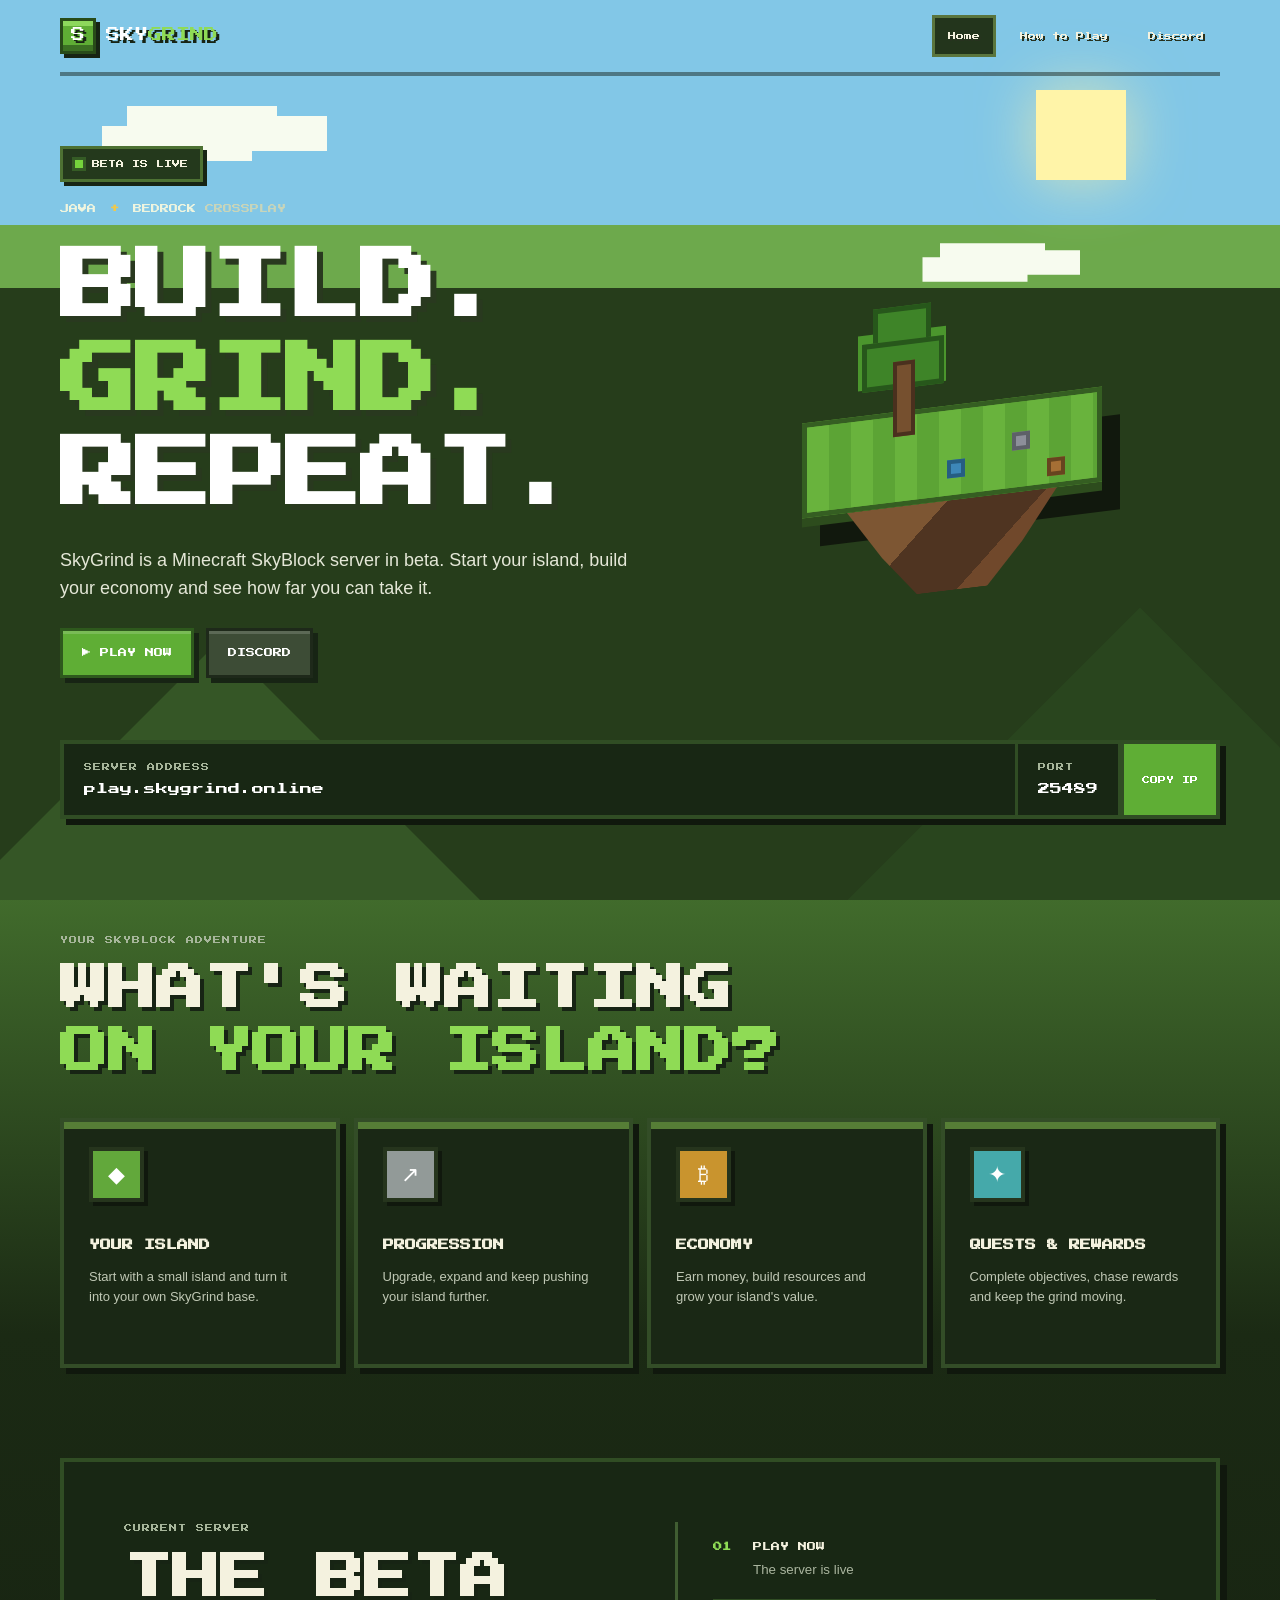
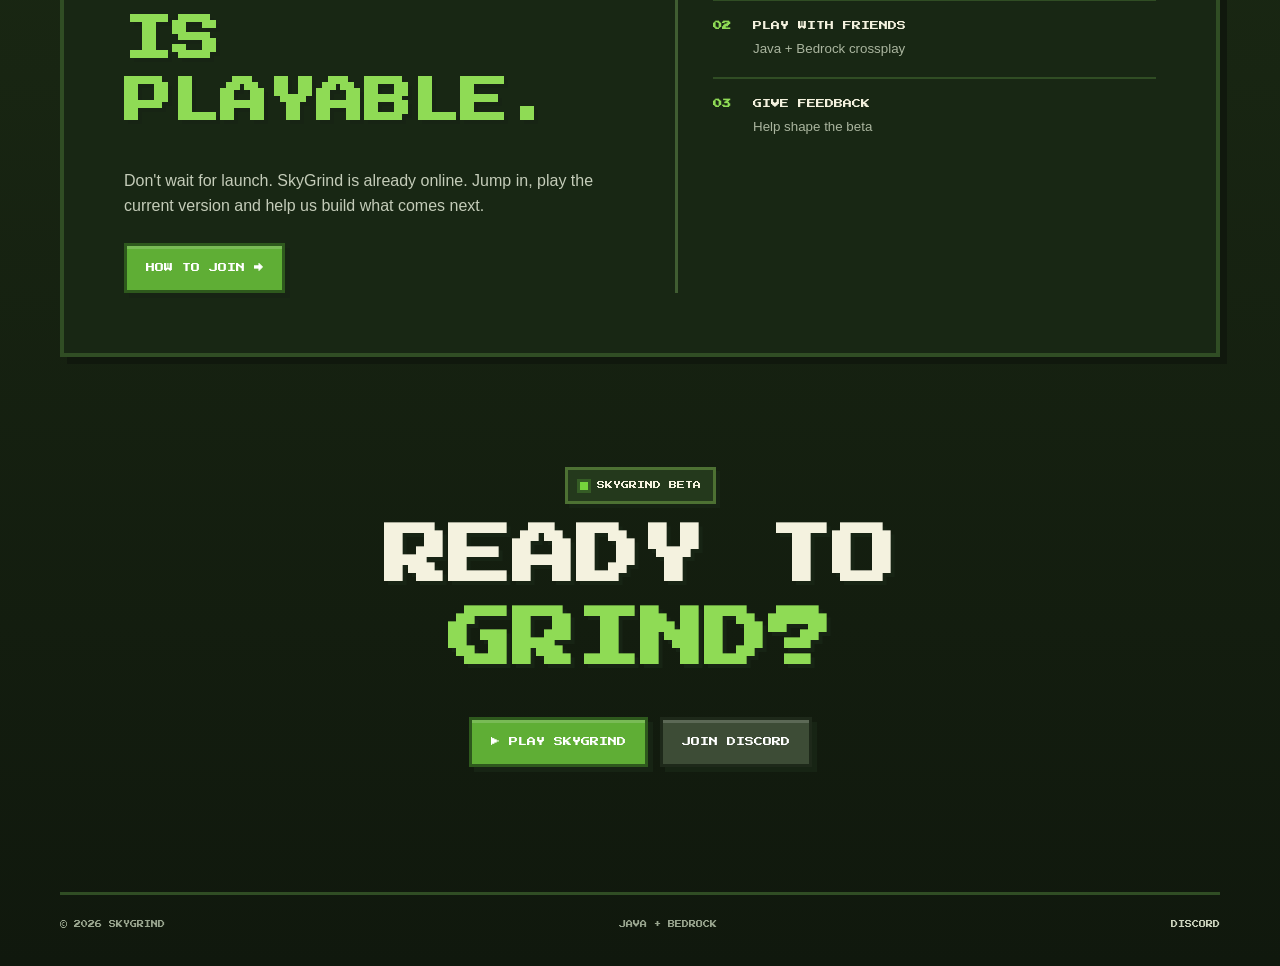
<file: index.html>
<!doctype html>
<html lang="en">
<head>
<meta charset="utf-8">
<meta name="viewport" content="width=device-width,initial-scale=1">
<meta name="theme-color" content="#101b0d">
<meta name="description" content="SkyGrind — Minecraft SkyBlock beta. Java + Bedrock crossplay. Play now.">
<title>SkyGrind — Minecraft SkyBlock</title>
<link rel="stylesheet" href="css/style.css">
<link rel="icon" href="assets/icons/favicon.svg" type="image/svg+xml">
</head>
<body>
<div class="world-bg" aria-hidden="true">
  <div class="sun"></div>
  <div class="cloud cloud-a"></div>
  <div class="cloud cloud-b"></div>
  <div class="mountain mountain-a"></div>
  <div class="mountain mountain-b"></div>
</div>

<header>
  <a class="logo" href="index.html" aria-label="SkyGrind home">
    <span class="logo-block">S</span><span>SKY<span class="logo-green">GRIND</span></span>
  </a>
  <button class="menu" aria-label="Open menu" aria-expanded="false">☰</button>
  <nav>
    <a class="active" href="index.html">Home</a>
    <a href="play.html">How to Play</a>
    <a data-discord-link href="discord.html">Discord</a>
  </nav>
</header>

<main>
<section class="hero hero-home">
  <div class="hero-copy">
    <div class="pixel-badge"><span class="live-dot"></span> BETA IS LIVE</div>
    <div class="edition-line">JAVA <b>+</b> BEDROCK <span>CROSSPLAY</span></div>
    <h1>BUILD.<br><span>GRIND.</span><br>REPEAT.</h1>
    <p>SkyGrind is a Minecraft SkyBlock server in beta. Start your island, build your economy and see how far you can take it.</p>
    <div class="actions">
      <a class="mc-button mc-button-green" href="play.html">▶ PLAY NOW</a>
      <a class="mc-button" data-discord-link href="discord.html">DISCORD</a>
    </div>
  </div>

  <div class="island-scene" aria-hidden="true">
    <div class="island">
      <div class="island-grass"></div>
      <div class="island-dirt dirt-1"></div>
      <div class="island-dirt dirt-2"></div>
      <div class="island-dirt dirt-3"></div>
      <div class="tree">
        <div class="leaves leaves-top"></div>
        <div class="leaves leaves-mid"></div>
        <div class="trunk"></div>
      </div>
      <div class="ore ore-a"></div>
      <div class="ore ore-b"></div>
      <div class="ore ore-c"></div>
    </div>
  </div>
</section>

<section class="server-bar">
  <div>
    <span class="label">SERVER ADDRESS</span>
    <code data-server-ip>play.skygrind.online</code>
  </div>
  <div class="port">
    <span class="label">PORT</span>
    <code data-server-port>25489</code>
  </div>
  <button class="copy-button" data-copy-server data-copy="play.skygrind.online">COPY IP</button>
</section>

<section class="section what-you-get">
  <div class="section-heading">
    <span class="eyebrow">YOUR SKYBLOCK ADVENTURE</span>
    <h2>WHAT'S WAITING<br><span>ON YOUR ISLAND?</span></h2>
  </div>
  <div class="feature-grid">
    <article class="block-card">
      <div class="block-icon grass-block">◆</div>
      <h3>YOUR ISLAND</h3>
      <p>Start with a small island and turn it into your own SkyGrind base.</p>
    </article>
    <article class="block-card">
      <div class="block-icon iron-block">↗</div>
      <h3>PROGRESSION</h3>
      <p>Upgrade, expand and keep pushing your island further.</p>
    </article>
    <article class="block-card">
      <div class="block-icon gold-block">₿</div>
      <h3>ECONOMY</h3>
      <p>Earn money, build resources and grow your island's value.</p>
    </article>
    <article class="block-card">
      <div class="block-icon diamond-block">✦</div>
      <h3>QUESTS & REWARDS</h3>
      <p>Complete objectives, chase rewards and keep the grind moving.</p>
    </article>
  </div>
</section>

<section class="beta-section">
  <div class="beta-inner">
    <div>
      <span class="eyebrow">CURRENT SERVER</span>
      <h2>THE BETA<br><span>IS PLAYABLE.</span></h2>
      <p>Don't wait for launch. SkyGrind is already online. Jump in, play the current version and help us build what comes next.</p>
      <a class="mc-button mc-button-green" href="play.html">HOW TO JOIN →</a>
    </div>
    <div class="beta-list">
      <div><b>01</b><span>PLAY NOW</span><small>The server is live</small></div>
      <div><b>02</b><span>PLAY WITH FRIENDS</span><small>Java + Bedrock crossplay</small></div>
      <div><b>03</b><span>GIVE FEEDBACK</span><small>Help shape the beta</small></div>
    </div>
  </div>
</section>

<section class="final-cta">
  <div class="pixel-badge"><span class="live-dot"></span> SKYGRIND BETA</div>
  <h2>READY TO<br><span>GRIND?</span></h2>
  <div class="actions">
    <a class="mc-button mc-button-green" href="play.html">▶ PLAY SKYGRIND</a>
    <a class="mc-button" data-discord-link href="discord.html">JOIN DISCORD</a>
  </div>
</section>
</main>

<footer>
  <span>© 2026 SKYGRIND</span>
  <span>JAVA + BEDROCK</span>
  <a data-discord-link href="discord.html">DISCORD</a>
</footer>
<script src="js/config.js"></script>
<script src="js/main.js"></script>
</body>
</html>
</file>
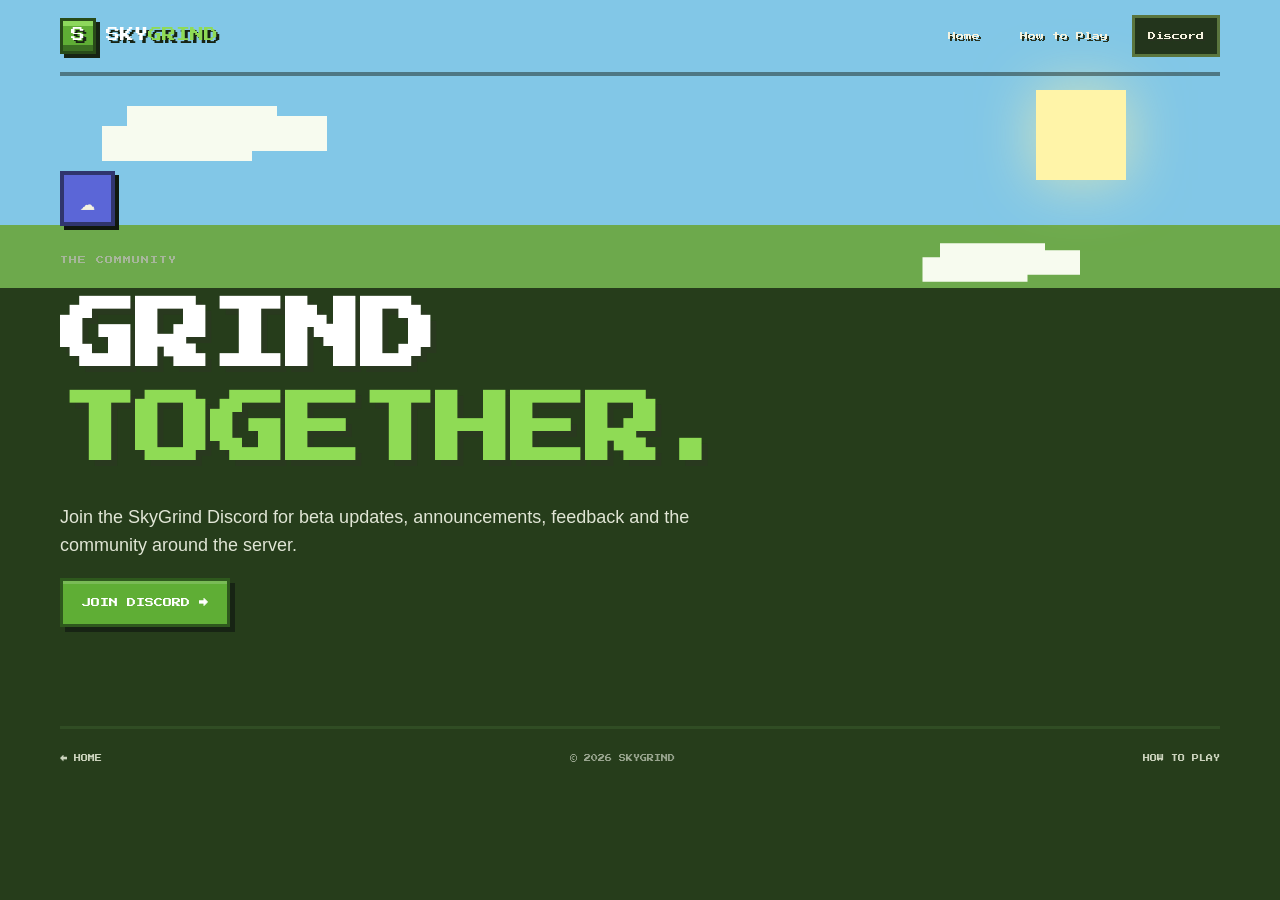
<file: discord.html>
<!doctype html>
<html lang="en">
<head>
<meta charset="utf-8">
<meta name="viewport" content="width=device-width,initial-scale=1">
<meta name="theme-color" content="#101b0d">
<meta name="description" content="Join the SkyGrind Minecraft Discord community.">
<title>Discord — SkyGrind</title>
<link rel="stylesheet" href="css/style.css">
<link rel="icon" href="assets/icons/favicon.svg" type="image/svg+xml">
</head>
<body>
<div class="world-bg" aria-hidden="true"><div class="sun"></div><div class="cloud cloud-a"></div><div class="cloud cloud-b"></div></div>
<header>
  <a class="logo" href="index.html" aria-label="SkyGrind home"><span class="logo-block">S</span><span>SKY<span class="logo-green">GRIND</span></span></a>
  <button class="menu" aria-label="Open menu" aria-expanded="false">☰</button>
  <nav><a href="index.html">Home</a><a href="play.html">How to Play</a><a class="active" data-discord-link href="discord.html">Discord</a></nav>
</header>
<main>
<section class="page-hero discord-hero">
  <div class="discord-mark">☁</div>
  <span class="eyebrow">THE COMMUNITY</span>
  <h1>GRIND<br><span>TOGETHER.</span></h1>
  <p>Join the SkyGrind Discord for beta updates, announcements, feedback and the community around the server.</p>
  <a class="mc-button mc-button-green" data-discord-link href="https://discord.gg/PCXm9qY3BM">JOIN DISCORD →</a>
</section>
</main>
<footer><a href="index.html">← HOME</a><span>© 2026 SKYGRIND</span><a href="play.html">HOW TO PLAY</a></footer>
<script src="js/config.js"></script><script src="js/main.js"></script>
</body>
</html>
</file>
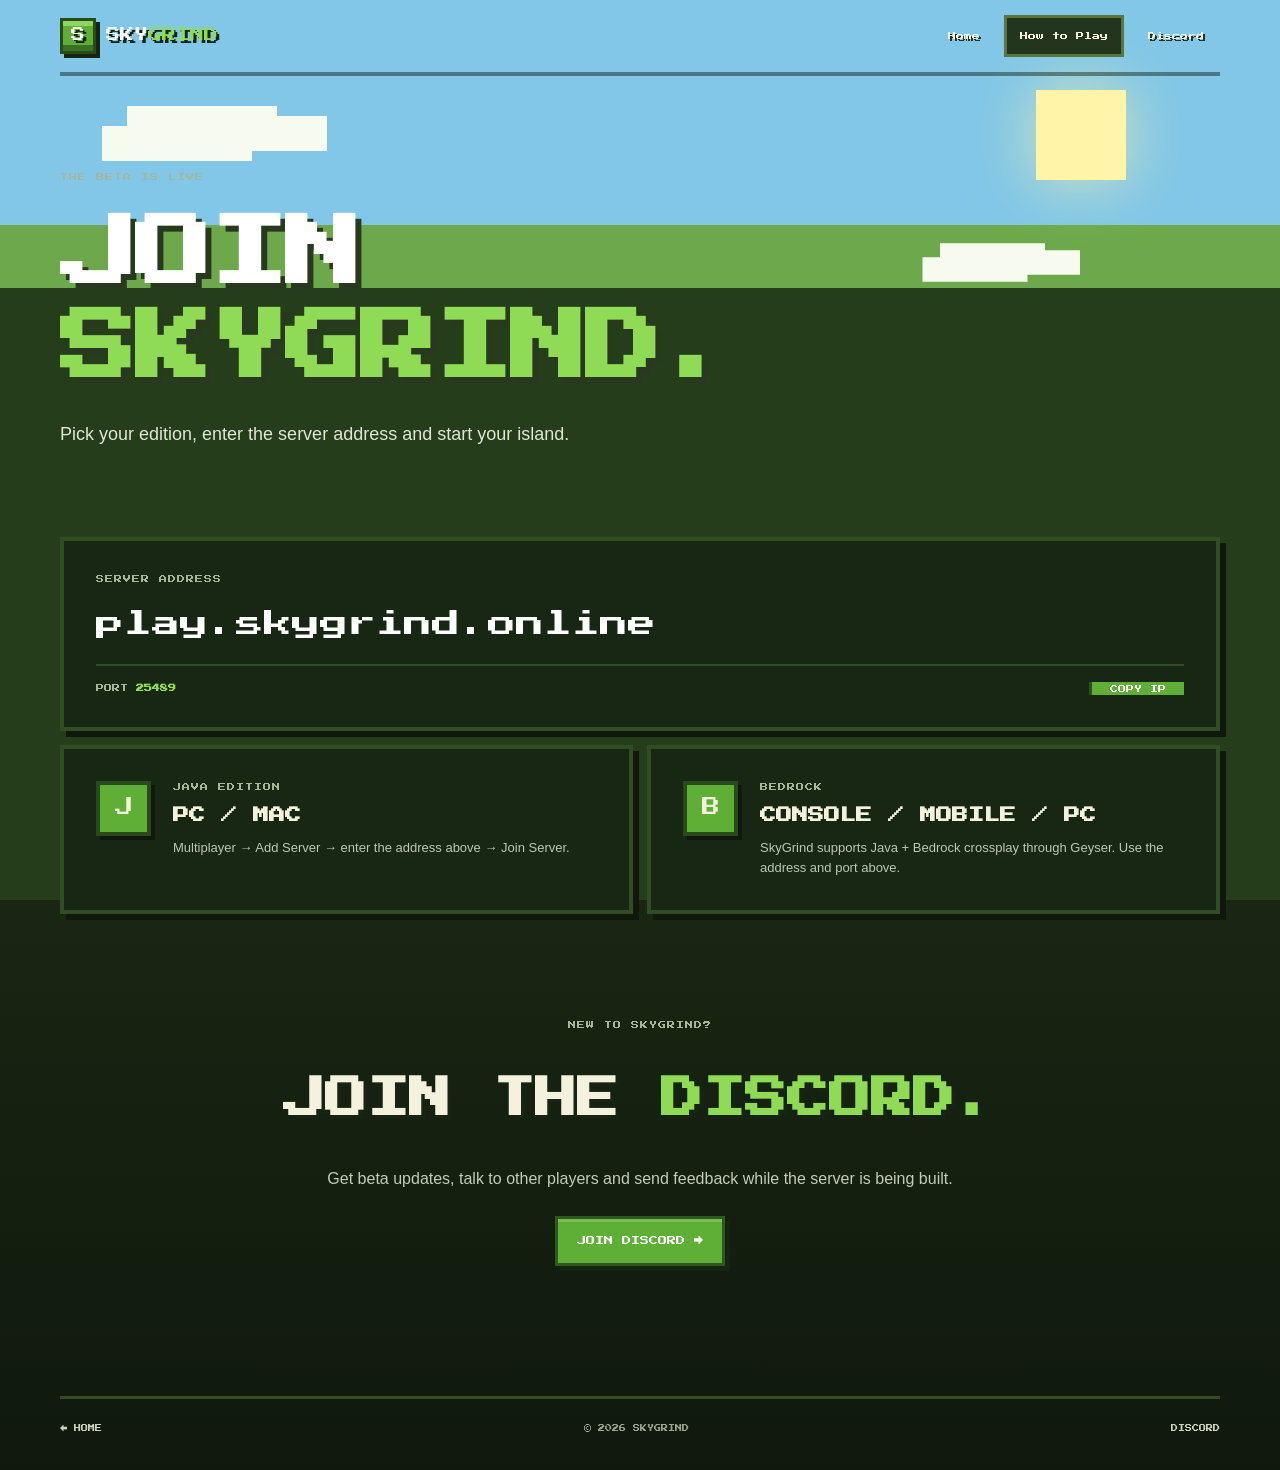
<file: play.html>
<!doctype html>
<html lang="en">
<head>
<meta charset="utf-8">
<meta name="viewport" content="width=device-width,initial-scale=1">
<meta name="theme-color" content="#101b0d">
<meta name="description" content="How to join the SkyGrind Minecraft beta. Java and Bedrock crossplay.">
<title>How to Play — SkyGrind</title>
<link rel="stylesheet" href="css/style.css">
<link rel="icon" href="assets/icons/favicon.svg" type="image/svg+xml">
</head>
<body>
<div class="world-bg" aria-hidden="true"><div class="sun"></div><div class="cloud cloud-a"></div><div class="cloud cloud-b"></div></div>
<header>
  <a class="logo" href="index.html" aria-label="SkyGrind home"><span class="logo-block">S</span><span>SKY<span class="logo-green">GRIND</span></span></a>
  <button class="menu" aria-label="Open menu" aria-expanded="false">☰</button>
  <nav><a href="index.html">Home</a><a class="active" href="play.html">How to Play</a><a data-discord-link href="discord.html">Discord</a></nav>
</header>
<main>
<section class="page-hero">
  <span class="eyebrow">THE BETA IS LIVE</span>
  <h1>JOIN<br><span>SKYGRIND.</span></h1>
  <p>Pick your edition, enter the server address and start your island.</p>
</section>

<section class="join-panel">
  <div class="server-card">
    <span class="eyebrow">SERVER ADDRESS</span>
    <code data-server-ip>play.skygrind.online</code>
    <div class="server-details">
      <span>PORT <b data-server-port>25489</b></span>
      <button class="copy-button" data-copy-server data-copy="play.skygrind.online">COPY IP</button>
    </div>
  </div>
  <div class="edition-card">
    <div class="edition-icon">J</div>
    <div><span class="eyebrow">JAVA EDITION</span><h2>PC / MAC</h2><p>Multiplayer → Add Server → enter the address above → Join Server.</p></div>
  </div>
  <div class="edition-card">
    <div class="edition-icon">B</div>
    <div><span class="eyebrow">BEDROCK</span><h2>CONSOLE / MOBILE / PC</h2><p>SkyGrind supports Java + Bedrock crossplay through Geyser. Use the address and port above.</p></div>
  </div>
</section>

<section class="simple-note">
  <span class="eyebrow">NEW TO SKYGRIND?</span>
  <h2>JOIN THE <span>DISCORD.</span></h2>
  <p>Get beta updates, talk to other players and send feedback while the server is being built.</p>
  <a class="mc-button mc-button-green" data-discord-link href="discord.html">JOIN DISCORD →</a>
</section>
</main>
<footer><a href="index.html">← HOME</a><span>© 2026 SKYGRIND</span><a data-discord-link href="discord.html">DISCORD</a></footer>
<script src="js/config.js"></script><script src="js/main.js"></script>
</body>
</html>
</file>
<file: css/style.css>
@import url('https://fonts.googleapis.com/css2?family=Press+Start+2P&display=swap');

:root{
  --grass:#5fae35;
  --grass-dark:#376b22;
  --dirt:#76502f;
  --dirt-dark:#4a301e;
  --sky:#86c8e8;
  --night:#10180d;
  --panel:#172414;
  --panel-2:#1e2d18;
  --line:#405d32;
  --white:#f4f2df;
  --muted:#b8bea8;
  --gold:#f0c84b;
  --max:1160px;
}
*{box-sizing:border-box}
html{scroll-behavior:smooth}
body{
  margin:0;
  background:linear-gradient(#83c6e5 0 22%,#5e9d3e 22%,#1b2a14 52%,#10180d 100%);
  color:var(--white);
  font-family:Arial,Helvetica,sans-serif;
  line-height:1.55;
  image-rendering:auto;
}
body:before{
  content:"";position:fixed;inset:0;pointer-events:none;z-index:10;
  background:linear-gradient(rgba(255,255,255,.025) 50%,transparent 50%);
  background-size:100% 4px;opacity:.18;
}
.world-bg{position:fixed;inset:0;overflow:hidden;z-index:-2;pointer-events:none;background:linear-gradient(#82c7e7 0 25%,#6da94c 25% 32%,#263d1b 32% 100%)}
.sun{position:absolute;width:90px;height:90px;right:12%;top:10%;background:#fff4a8;box-shadow:0 0 60px #fff4a8aa}
.cloud{position:absolute;background:#f7fbef;width:150px;height:35px;box-shadow:25px -20px 0 0 #f7fbef,75px -10px 0 0 #f7fbef}
.cloud-a{top:14%;left:8%}.cloud-b{top:28%;right:18%;transform:scale(.7)}
.mountain{position:absolute;bottom:0;width:0;height:0;border-left:260px solid transparent;border-right:260px solid transparent;border-bottom:260px solid #355626}
.mountain-a{left:-40px}.mountain-b{right:-120px;border-bottom-color:#29451e;transform:scale(1.25)}
header{
  position:relative;width:min(var(--max),calc(100% - 36px));height:76px;margin:auto;
  display:flex;align-items:center;justify-content:space-between;
  border-bottom:4px solid rgba(16,24,13,.45);
}
.logo{display:flex;align-items:center;gap:10px;color:#fff;text-decoration:none;font-family:"Press Start 2P",monospace;font-size:14px;text-shadow:3px 3px #172414}
.logo-block{
  display:grid;place-items:center;width:36px;height:36px;background:var(--grass);
  border:3px solid #284b19;box-shadow:inset 0 5px #8dd85c,inset 0 -6px #3b7123,4px 4px #172414;
}
.logo-green{color:#8fdb55}
nav{display:flex;gap:8px}
nav a{
  color:#f4f2df;text-decoration:none;font-family:"Press Start 2P",monospace;font-size:8px;
  padding:12px 13px;border:3px solid transparent;text-shadow:2px 2px #27321f;
}
nav a:hover,nav a.active{background:#23351c;border-color:#5a753e}
.menu{display:none;background:#23351c;color:#fff;border:3px solid #5a753e;padding:8px;font-size:20px}
main{position:relative}
.hero-home{
  width:min(var(--max),calc(100% - 36px));min-height:610px;margin:auto;
  display:grid;grid-template-columns:1fr .9fr;gap:30px;align-items:center;padding:70px 0;
}
.hero-copy{max-width:650px}
.pixel-badge{
  display:inline-flex;align-items:center;gap:9px;padding:9px 12px;background:#24391c;
  border:3px solid #4d7133;font-family:"Press Start 2P",monospace;font-size:8px;
  box-shadow:4px 4px #172414;
}
.live-dot{width:8px;height:8px;background:#75d43c;box-shadow:0 0 0 3px #355c25}
.edition-line{margin-top:20px;font-family:"Press Start 2P",monospace;font-size:9px;color:#eff5df}
.edition-line b{color:var(--gold);margin:0 5px}.edition-line span{color:#c8d5ba}
h1,h2,h3,.eyebrow,.label{font-family:"Press Start 2P",monospace}
.hero h1,.page-hero h1{
  font-family:"Press Start 2P",monospace;font-size:clamp(42px,6vw,78px);line-height:1.22;
  letter-spacing:-2px;margin:25px 0;color:#fff;text-shadow:6px 6px #29391f;
}
.hero h1 span,.page-hero h1 span,h2 span{color:#8fdb55}
.hero p{max-width:610px;font-size:18px;color:#e4e7d7;margin-bottom:25px}
.actions{display:flex;gap:12px;flex-wrap:wrap}
.mc-button{
  display:inline-block;text-decoration:none;color:#fff;background:#3d4c36;border:3px solid #1e291a;
  padding:15px 19px;font-family:"Press Start 2P",monospace;font-size:9px;
  box-shadow:5px 5px #172414, inset 0 3px rgba(255,255,255,.16);
  transition:transform .12s,filter .12s;
}
.mc-button:hover{transform:translate(2px,2px);box-shadow:3px 3px #172414, inset 0 3px rgba(255,255,255,.16);filter:brightness(1.1)}
.mc-button-green{background:var(--grass);border-color:#2e591d;color:#fff}
.island-scene{position:relative;height:390px;display:flex;align-items:center;justify-content:center}
.island{
  position:relative;width:300px;height:95px;background:#65ad39;
  border:5px solid #355e22;box-shadow:0 9px #2d4c1d,18px 30px 0 #11180d;
  transform:skewY(-7deg);margin-top:80px;
}
.island:after{
  content:"";position:absolute;left:20px;right:20px;top:90px;height:90px;
  background:linear-gradient(135deg,#7d5633 0 35%,#4f3421 35% 65%,#70482b 65%);
  clip-path:polygon(8% 0,92% 0,78% 55%,64% 100%,36% 100%,22% 55%);
  border-left:5px solid #3f2919;border-right:5px solid #3f2919;
}
.island-grass{position:absolute;inset:0;background:repeating-linear-gradient(90deg,#69b33d 0 22px,#5ca435 22px 44px);z-index:2}
.tree{position:absolute;z-index:5;left:55px;top:-110px;width:80px;height:130px}
.trunk{position:absolute;bottom:0;left:31px;width:22px;height:75px;background:#76502f;border:4px solid #4a301e}
.leaves{position:absolute;background:#3e8428;border:5px solid #27571b}
.leaves-top{width:58px;height:55px;left:11px;top:0;box-shadow:15px 25px #4b962d,-15px 25px #4b962d}
.leaves-mid{width:82px;height:48px;left:0;top:34px}
.ore{position:absolute;width:18px;height:18px;background:#3d87b8;border:4px solid #265d82;z-index:4}
.ore-a{left:140px;top:50px}.ore-b{left:205px;top:30px;background:#8d8f9a;border-color:#5d6068}.ore-c{left:240px;top:60px;background:#a56f35;border-color:#67441f}
.server-bar{
  width:min(var(--max),calc(100% - 36px));margin:-8px auto 0;display:flex;align-items:center;
  background:#182714;border:4px solid #304d24;box-shadow:6px 6px #10180d;padding:0;
}
.server-bar>div{padding:17px 20px;border-right:3px solid #304d24}.server-bar>div:first-child{flex:1}
.label,.eyebrow{display:block;font-size:8px;letter-spacing:1px;color:#a7b69b}
.server-bar code{display:block;margin-top:6px;font-family:"Press Start 2P",monospace;font-size:12px;color:#fff}
.copy-button{
  align-self:stretch;background:var(--grass);color:#fff;border:0;border-left:3px solid #304d24;
  padding:0 18px;font-family:"Press Start 2P",monospace;font-size:8px;cursor:pointer
}
.section,.beta-section,.final-cta{width:min(var(--max),calc(100% - 36px));margin:auto}
.what-you-get{padding:115px 0 90px}
.section-heading{margin-bottom:32px}.section-heading h2,.beta-inner h2,.final-cta h2{
  font-size:clamp(26px,4vw,48px);line-height:1.3;margin:12px 0 35px;text-shadow:4px 4px #172414
}
.feature-grid{display:grid;grid-template-columns:repeat(4,1fr);gap:14px}
.block-card{
  min-height:250px;padding:25px;background:#1a2815;border:4px solid #334d27;
  box-shadow:6px 6px #10180d;position:relative
}
.block-card:before{content:"";position:absolute;top:0;left:0;right:0;height:7px;background:#567e36}
.block-icon{
  width:55px;height:55px;display:grid;place-items:center;margin-bottom:35px;
  border:4px solid #26351d;box-shadow:4px 4px #10180d;font-size:22px;color:#fff
}
.grass-block{background:#62a83b}.iron-block{background:#929a98}.gold-block{background:#c9942e}.diamond-block{background:#45a9aa}
.block-card h3{font-size:11px;margin:0 0 13px}.block-card p{font-size:13px;color:#c0c8b5;margin:0}
.beta-section{background:#182714;border:4px solid #304d24;box-shadow:7px 7px #10180d}
.beta-inner{display:grid;grid-template-columns:1fr 1fr;gap:70px;padding:60px}
.beta-inner p{max-width:520px;color:#c4ccb9;margin-bottom:25px}
.beta-list{border-left:3px solid #405d32;padding-left:35px}
.beta-list div{display:grid;grid-template-columns:40px 1fr;padding:18px 0;border-bottom:2px solid #304d24}
.beta-list div:last-child{border-bottom:0}
.beta-list b{color:#8fdb55;font-family:"Press Start 2P",monospace;font-size:9px}
.beta-list span{font-family:"Press Start 2P",monospace;font-size:9px}
.beta-list small{grid-column:2;color:#aab59f;margin-top:6px}
.final-cta{text-align:center;padding:110px 0 125px}.final-cta h2{font-size:clamp(32px,6vw,64px)}
.final-cta .actions{justify-content:center}
.page-hero{width:min(var(--max),calc(100% - 36px));min-height:420px;margin:auto;padding:95px 0 70px}
.page-hero p{max-width:650px;font-size:18px;color:#e0e5d5}
.join-panel{width:min(var(--max),calc(100% - 36px));margin:auto;display:grid;grid-template-columns:1fr 1fr;gap:14px}
.server-card,.edition-card{
  background:#182714;border:4px solid #304d24;box-shadow:6px 6px #10180d;padding:32px
}
.server-card{grid-column:1/-1}
.server-card>code{display:block;margin:18px 0;font-family:"Press Start 2P",monospace;font-size:clamp(17px,3vw,28px);color:#fff}
.server-details{display:flex;align-items:center;justify-content:space-between;gap:20px;border-top:2px solid #304d24;padding-top:16px}
.server-details span{font-family:"Press Start 2P",monospace;font-size:8px;color:#aab59f}.server-details b{color:#8fdb55}
.edition-card{display:flex;gap:22px;align-items:flex-start}.edition-icon,.discord-mark{display:grid;place-items:center;flex:none;width:55px;height:55px;background:#5fae35;border:4px solid #294b1b;box-shadow:4px 4px #10180d;font-family:"Press Start 2P",monospace;font-size:18px}
.edition-card h2{font-size:16px;margin:10px 0}.edition-card p{color:#bdc6b5;font-size:13px;margin:0}
.simple-note{width:min(760px,calc(100% - 36px));margin:auto;text-align:center;padding:105px 0 130px}
.simple-note h2{font-size:clamp(25px,4vw,42px);text-shadow:4px 4px #172414}.simple-note p{color:#c4ccb9;margin-bottom:25px}
.discord-hero{min-height:650px}.discord-mark{margin-bottom:28px;background:#5b66d7;border-color:#30356d;font-size:25px}
footer{
  width:min(var(--max),calc(100% - 36px));margin:auto;border-top:3px solid #304d24;
  padding:25px 0 35px;display:flex;justify-content:space-between;gap:20px;
  color:#98a48e;font-family:"Press Start 2P",monospace;font-size:7px
}
footer a{color:#cbd3bd;text-decoration:none}
footer a:hover{color:#8fdb55}
@media(max-width:850px){
  header{height:68px}
  nav{display:none;position:absolute;top:68px;left:0;right:0;background:#172414;border:4px solid #304d24;padding:8px;flex-direction:column;z-index:30}
  nav.open{display:flex}.menu{display:block}
  .hero-home{grid-template-columns:1fr;padding:60px 0 45px;min-height:auto}
  .hero h1,.page-hero h1{font-size:clamp(34px,11vw,58px)}
  .hero p,.page-hero p{font-size:15px}
  .island-scene{height:250px;transform:scale(.8);margin-top:-10px}
  .server-bar{flex-wrap:wrap}.server-bar>div:first-child{width:100%;border-right:0;border-bottom:3px solid #304d24}
  .server-bar>div{padding:14px}.copy-button{height:50px;flex:1}
  .feature-grid{grid-template-columns:1fr 1fr}
  .what-you-get{padding:75px 0 60px}
  .beta-inner{grid-template-columns:1fr;padding:35px 25px;gap:30px}.beta-list{border-left:0;border-top:3px solid #405d32;padding:12px 0 0}
  .join-panel{grid-template-columns:1fr}.server-card{grid-column:auto}
  .page-hero{padding:70px 0 45px;min-height:auto}
  .edition-card{padding:24px}.simple-note{padding:80px 0 100px}
  footer{font-size:6px;flex-wrap:wrap}
}
@media(max-width:520px){
  .feature-grid{grid-template-columns:1fr}
  .hero-home,.section,.beta-section,.final-cta,.page-hero,.join-panel,footer,.server-bar{width:min(100% - 24px,1160px)}
  .logo{font-size:10px}.logo-block{width:31px;height:31px}
  .server-bar code{font-size:9px}
  .island-scene{transform:scale(.68);margin-left:-25px}
}
@media(prefers-reduced-motion:reduce){*{scroll-behavior:auto!important;transition:none!important}}


@media(max-width:850px){
  html,body{width:100%;max-width:100%;overflow-x:hidden}
  header{width:calc(100% - 24px);height:64px}
  nav{top:64px;left:0;right:0;width:100%;box-shadow:6px 6px #10180d}
  nav a{display:block;width:100%;padding:13px 12px}
  .hero-home{
    width:calc(100% - 24px);
    display:flex;
    flex-direction:column;
    align-items:stretch;
    gap:10px;
    padding:45px 0 25px;
  }
  .hero-copy{max-width:none;width:100%}
  .hero h1,.page-hero h1{
    font-size:clamp(32px,11vw,54px);
    letter-spacing:-1px;
    overflow-wrap:break-word;
  }
  .hero p,.page-hero p{font-size:15px;line-height:1.6}
  .edition-line{font-size:8px;line-height:1.7}
  .actions{width:100%}
  .mc-button{max-width:100%;padding:14px 15px;font-size:8px}
  .island-scene{
    width:100%;
    height:250px;
    margin:0;
    transform:none;
    overflow:hidden;
  }
  .island{transform:scale(.72) skewY(-7deg);transform-origin:center center;margin-top:45px}
  .server-bar{
    width:calc(100% - 24px);
    margin:10px auto 0;
    display:grid;
    grid-template-columns:1fr auto;
    overflow:hidden;
  }
  .server-bar>div:first-child{
    width:auto;
    grid-column:1/-1;
    border-right:0;
    border-bottom:3px solid #304d24;
    min-width:0;
  }
  .server-bar>div{padding:14px 13px;min-width:0}
  .server-bar code{font-size:clamp(8px,2.7vw,11px);white-space:nowrap}
  .copy-button{height:50px;min-width:120px;padding:0 12px}
  .section,.beta-section,.final-cta,.page-hero,.join-panel{
    width:calc(100% - 24px);
  }
  .what-you-get{padding:70px 0 55px}
  .feature-grid{grid-template-columns:1fr}
  .block-card{min-height:0}
  .block-icon{margin-bottom:25px}
  .beta-inner{padding:30px 20px;gap:28px}
  .beta-list{padding-top:8px}
  .page-hero{padding:60px 0 35px;min-height:0}
  .join-panel{grid-template-columns:1fr}
  .server-card{grid-column:auto;padding:24px 18px}
  .server-card>code{font-size:clamp(13px,4.5vw,21px);overflow-wrap:anywhere}
  .server-details{align-items:flex-start;flex-wrap:wrap}
  .edition-card{padding:20px;gap:16px}
  .edition-card h2{font-size:13px;line-height:1.5}
  .simple-note{width:calc(100% - 24px);padding:70px 0 90px}
  .discord-hero{min-height:0;padding-bottom:90px}
  footer{
    width:calc(100% - 24px);
    padding:22px 0 30px;
    flex-direction:column;
    align-items:flex-start;
    gap:12px;
  }
}
@media(max-width:420px){
  .logo{font-size:8px;gap:7px}
  .logo-block{width:28px;height:28px;font-size:11px}
  .hero h1,.page-hero h1{font-size:clamp(29px,10.5vw,44px)}
  .pixel-badge{font-size:7px}
  .edition-line{font-size:7px}
  .island-scene{height:215px}
  .island{transform:scale(.62) skewY(-7deg)}
  .server-bar{grid-template-columns:1fr}
  .server-bar>div:first-child{grid-column:auto}
  .server-bar>div{width:100%;border-right:0!important}
  .copy-button{width:100%;border-left:0;border-top:3px solid #304d24}
  .beta-inner h2,.section-heading h2{font-size:25px}
}
</file>
